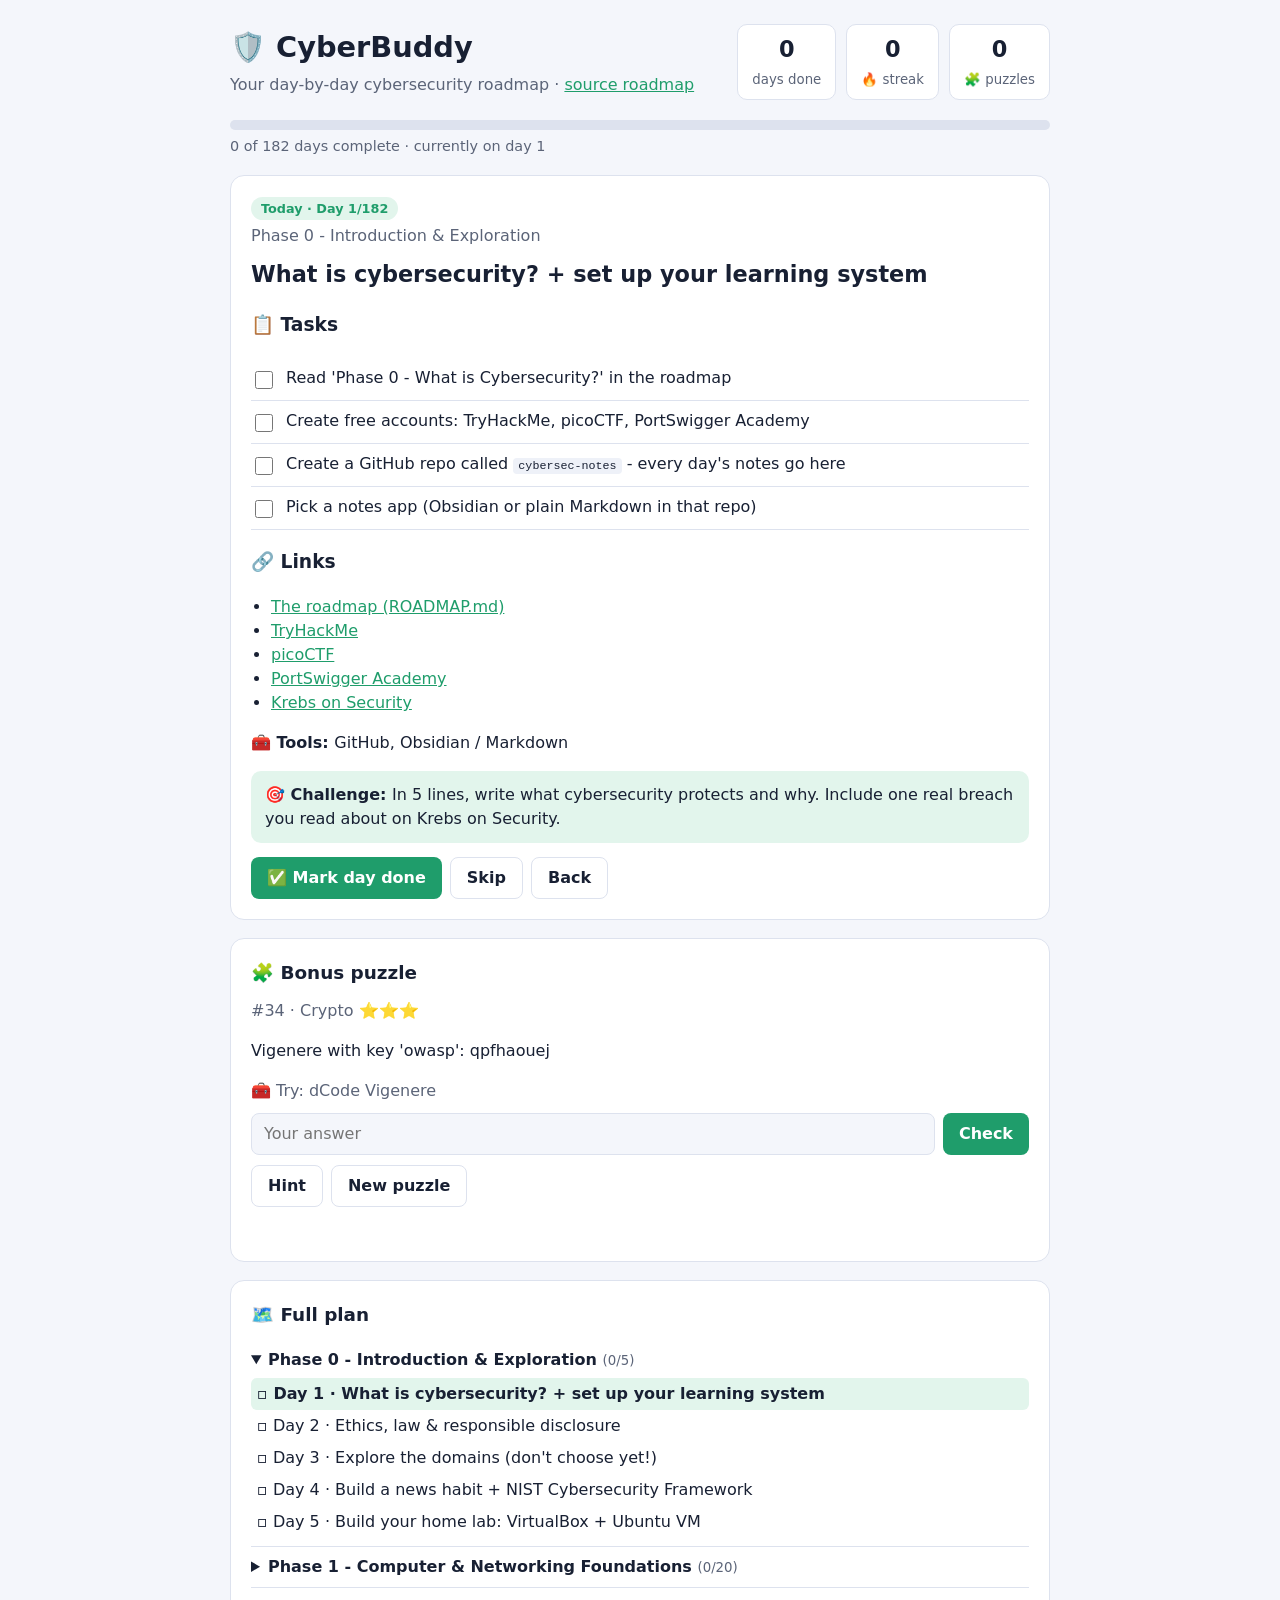
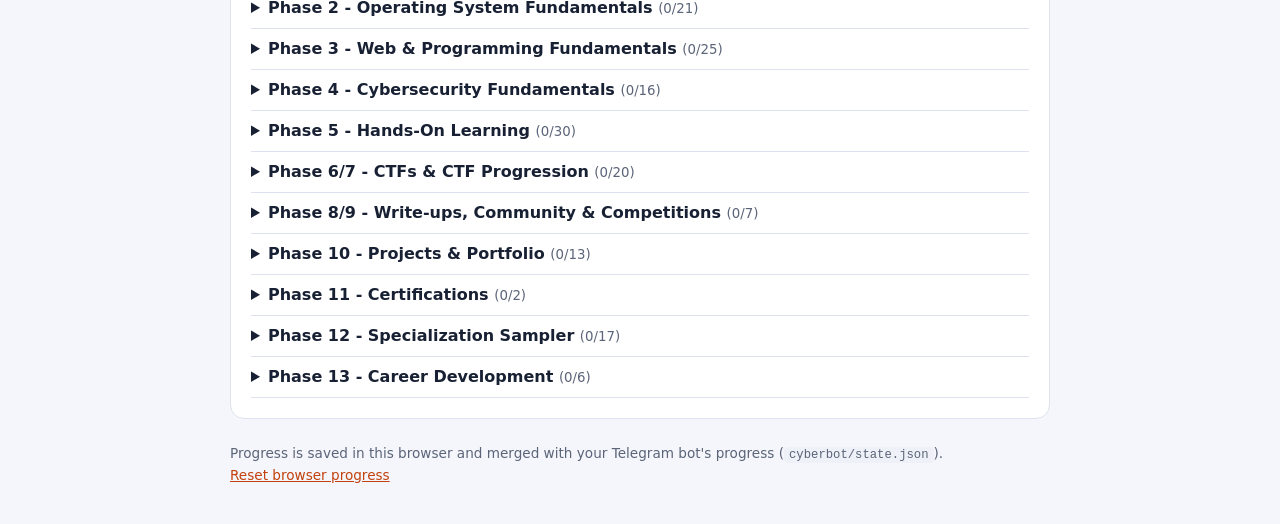
<file: cyber/index.html>
<!DOCTYPE html>
<html lang="en">
  <head>
    <meta charset="UTF-8" />
    <meta name="viewport" content="width=device-width, initial-scale=1.0" />
    <title>CyberBuddy</title>
    <meta name="description" content="Daily cybersecurity learning plan based on the OWASP PCCOE roadmap" />
    <link rel="stylesheet" href="style.css" />
    <link rel="icon" href="data:image/svg+xml,<svg xmlns='http://www.w3.org/2000/svg' viewBox='0 0 100 100'><text y='.9em' font-size='90'>🛡️</text></svg>" />
  </head>
  <body>
    <header class="top">
      <div>
        <h1>🛡️ CyberBuddy</h1>
        <p class="sub">Your day-by-day cybersecurity roadmap · <a id="source" target="_blank" rel="noopener">source roadmap</a></p>
      </div>
      <div class="stats">
        <div class="stat"><span id="stat-done">0</span><small>days done</small></div>
        <div class="stat"><span id="stat-streak">0</span><small>🔥 streak</small></div>
        <div class="stat"><span id="stat-solved">0</span><small>🧩 puzzles</small></div>
      </div>
    </header>

    <div class="progress"><div id="progress-bar"></div></div>
    <p class="progress-label" id="progress-label"></p>

    <main>
      <section class="card" id="lesson"></section>

      <section class="card">
        <h2>🧩 Bonus puzzle</h2>
        <div id="puzzle"></div>
        <form id="puzzle-form" class="row">
          <input id="puzzle-answer" type="text" placeholder="Your answer" autocomplete="off" />
          <button type="submit">Check</button>
        </form>
        <div class="row">
          <button type="button" class="ghost" id="puzzle-hint">Hint</button>
          <button type="button" class="ghost" id="puzzle-next">New puzzle</button>
        </div>
        <p id="puzzle-result" class="result" aria-live="polite"></p>
      </section>

      <section class="card">
        <h2>🗺️ Full plan</h2>
        <div id="phases"></div>
      </section>
    </main>

    <footer>
      Progress is saved in this browser and merged with your Telegram bot's progress (<code>cyberbot/state.json</code>).
      <button type="button" class="link" id="reset">Reset browser progress</button>
    </footer>

    <script src="app.js"></script>
  </body>
</html>
</file>
<file: cyber/style.css>
:root {
  --bg: #f4f6fb;
  --card: #ffffff;
  --text: #182033;
  --muted: #5b6478;
  --border: #dde2ee;
  --accent: #1f9d6b;
  --accent-soft: #e2f5ec;
  --warn: #c2410c;
  --code: #eef1f8;
}

@media (prefers-color-scheme: dark) {
  :root:not([data-theme="light"]) {
    --bg: #0d1117;
    --card: #161b22;
    --text: #e6edf3;
    --muted: #9aa5b5;
    --border: #2b333f;
    --accent: #3fcf8e;
    --accent-soft: #12301f;
    --warn: #fb923c;
    --code: #222a35;
  }
}

* {
  box-sizing: border-box;
}

body {
  margin: 0;
  padding: 0 16px 40px;
  background: var(--bg);
  color: var(--text);
  font-family: system-ui, -apple-system, "Segoe UI", Roboto, sans-serif;
  line-height: 1.5;
}

a {
  color: var(--accent);
}

code {
  background: var(--code);
  padding: 1px 5px;
  border-radius: 4px;
  font-size: 0.9em;
  overflow-wrap: anywhere;
}

.top,
main,
.progress,
.progress-label,
footer {
  max-width: 820px;
  margin-left: auto;
  margin-right: auto;
}

.top {
  display: flex;
  flex-wrap: wrap;
  justify-content: space-between;
  align-items: center;
  gap: 16px;
  padding-top: 24px;
}

h1 {
  margin: 0;
  font-size: 1.8rem;
}

h2 {
  margin: 0 0 12px;
  font-size: 1.15rem;
}

.sub {
  margin: 4px 0 0;
  color: var(--muted);
}

.stats {
  display: flex;
  gap: 10px;
}

.stat {
  background: var(--card);
  border: 1px solid var(--border);
  border-radius: 10px;
  padding: 8px 14px;
  text-align: center;
  min-width: 78px;
}

.stat span {
  display: block;
  font-size: 1.4rem;
  font-weight: 700;
}

.stat small {
  color: var(--muted);
}

.progress {
  height: 10px;
  background: var(--border);
  border-radius: 99px;
  margin-top: 20px;
  overflow: hidden;
}

#progress-bar {
  height: 100%;
  width: 0;
  background: var(--accent);
  transition: width 0.4s;
}

.progress-label {
  color: var(--muted);
  font-size: 0.9rem;
  margin-top: 6px;
}

.card {
  background: var(--card);
  border: 1px solid var(--border);
  border-radius: 14px;
  padding: 20px;
  margin-top: 18px;
  overflow-wrap: anywhere;
}

.phase-tag {
  display: inline-block;
  background: var(--accent-soft);
  color: var(--accent);
  border-radius: 99px;
  padding: 2px 10px;
  font-size: 0.8rem;
  font-weight: 600;
}

.lesson-title {
  margin: 10px 0 14px;
  font-size: 1.4rem;
}

.tasks {
  list-style: none;
  padding: 0;
  margin: 0 0 14px;
}

.tasks li {
  display: flex;
  gap: 10px;
  align-items: flex-start;
  padding: 8px 0;
  border-bottom: 1px solid var(--border);
}

.tasks input {
  margin-top: 5px;
  width: 18px;
  height: 18px;
  accent-color: var(--accent);
  flex-shrink: 0;
}

.tasks li.checked span {
  color: var(--muted);
  text-decoration: line-through;
}

.links {
  padding-left: 20px;
  margin: 0 0 14px;
}

.challenge {
  background: var(--accent-soft);
  border-radius: 10px;
  padding: 12px 14px;
  margin: 14px 0;
}

.row {
  display: flex;
  flex-wrap: wrap;
  gap: 8px;
  margin-top: 10px;
}

button {
  font: inherit;
  border: none;
  border-radius: 8px;
  padding: 8px 16px;
  background: var(--accent);
  color: #fff;
  cursor: pointer;
  font-weight: 600;
}

button.ghost {
  background: transparent;
  color: var(--text);
  border: 1px solid var(--border);
}

button.link {
  background: none;
  color: var(--warn);
  padding: 0;
  font-weight: 400;
  text-decoration: underline;
}

input[type="text"] {
  font: inherit;
  flex: 1;
  min-width: 0;
  padding: 8px 12px;
  border-radius: 8px;
  border: 1px solid var(--border);
  background: var(--bg);
  color: var(--text);
}

.result {
  min-height: 1.5em;
  margin: 10px 0 0;
  font-weight: 600;
}

details {
  border-bottom: 1px solid var(--border);
  padding: 8px 0;
}

summary {
  cursor: pointer;
  font-weight: 600;
}

summary small {
  color: var(--muted);
  font-weight: 400;
}

.day-list {
  list-style: none;
  padding: 6px 0 0;
  margin: 0;
}

.day-list li {
  padding: 4px 6px;
  border-radius: 6px;
  cursor: pointer;
}

.day-list li:hover {
  background: var(--code);
}

.day-list li.current {
  background: var(--accent-soft);
  font-weight: 600;
}

footer {
  margin-top: 24px;
  color: var(--muted);
  font-size: 0.85rem;
}
</file>
